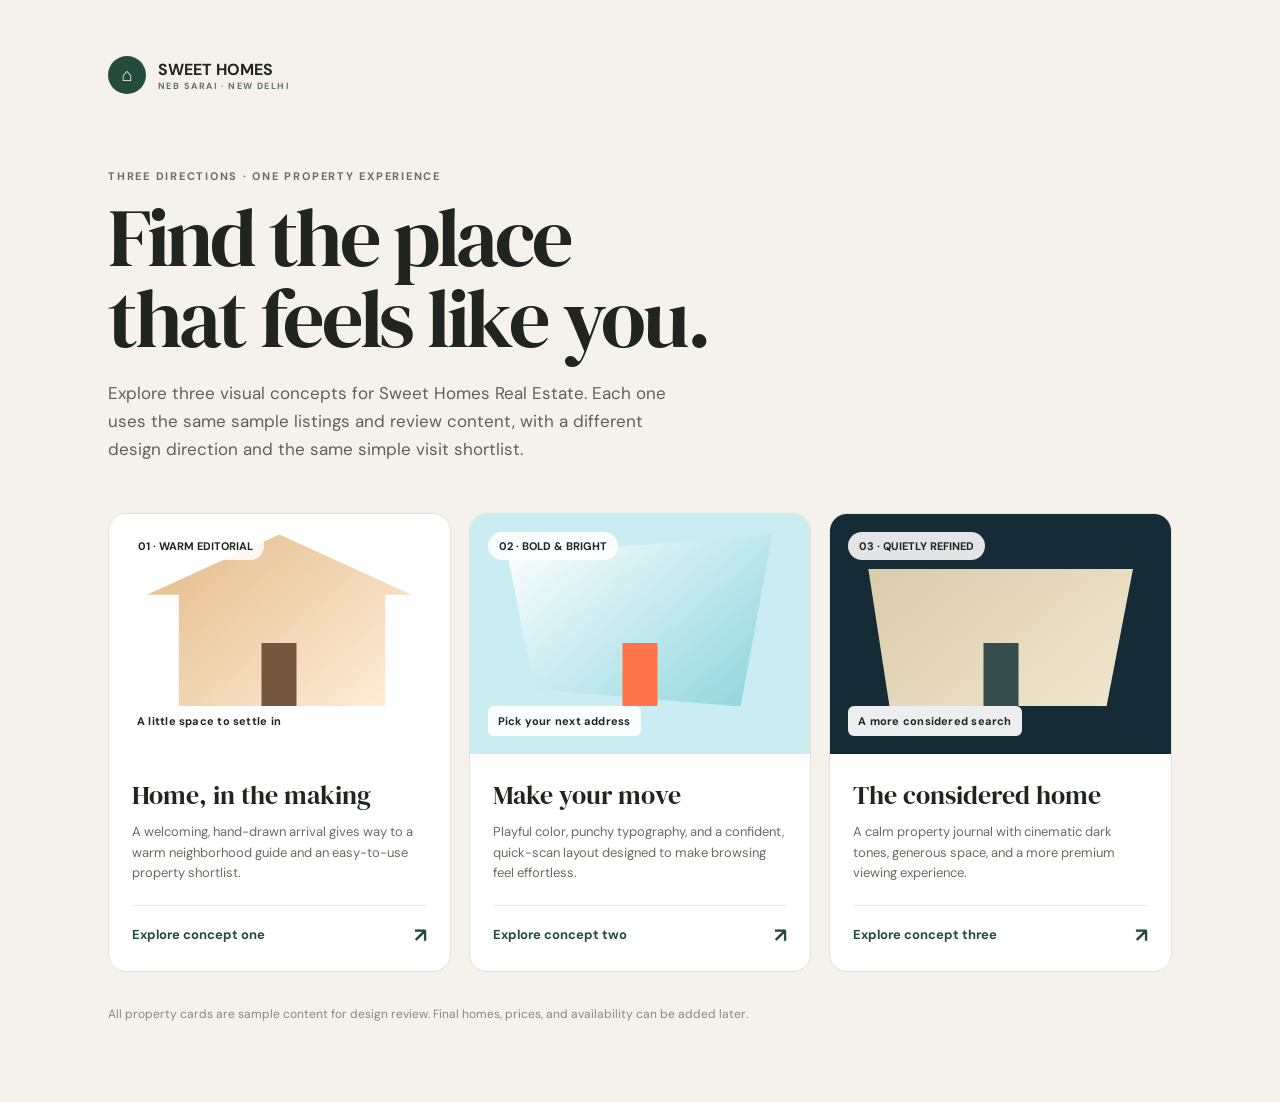
<file: index.html>
<!doctype html>
<html lang="en">
<head>
  <meta charset="utf-8"><meta name="viewport" content="width=device-width,initial-scale=1">
  <title>Sweet Homes — Design concepts</title>
  <link rel="preconnect" href="https://fonts.googleapis.com"><link rel="preconnect" href="https://fonts.gstatic.com" crossorigin>
  <link href="https://fonts.googleapis.com/css2?family=DM+Sans:wght@400;500;600;700&family=DM+Serif+Display&family=Manrope:wght@400;500;600;700;800&family=Playfair+Display:wght@500;600;700&display=swap" rel="stylesheet">
  <style>
    *{box-sizing:border-box}body{margin:0;background:#f5f2eb;color:#20251f;font-family:'DM Sans',sans-serif}.wrap{max-width:1120px;margin:auto;padding:56px 28px 80px}.eyebrow{text-transform:uppercase;letter-spacing:.16em;font-size:11px;font-weight:700;color:#687062}.top{display:flex;align-items:center;gap:12px}.mark{width:38px;height:38px;border-radius:50%;background:#244c3d;color:#fff;display:grid;place-items:center;font-size:18px}.hero{margin:75px 0 50px;max-width:720px}.hero h1{font:clamp(46px,8vw,82px)/.99 'DM Serif Display',serif;letter-spacing:-.04em;margin:14px 0 20px}.hero p{font-size:17px;line-height:1.65;color:#5d6259;max-width:560px}.grid{display:grid;grid-template-columns:repeat(3,1fr);gap:18px}.card{background:white;border:1px solid #e4e1d8;border-radius:18px;overflow:hidden;transition:.2s}.card:hover{transform:translateY(-4px);box-shadow:0 18px 44px #253b271a}.preview{height:240px;padding:18px;display:flex;align-items:end;position:relative;overflow:hidden}.preview:before{content:'';position:absolute;inset:20px 38px 48px;background:linear-gradient(140deg,#e4b98a,#fff0d9);clip-path:polygon(50% 0,100% 35%,90% 35%,90% 100%,12% 100%,12% 35%,0 35%)}.preview:after{content:'';position:absolute;width:35px;height:63px;left:50%;bottom:48px;background:#76563c;transform:translateX(-50%)}.p2{background:#c9edf1}.p2:before{background:linear-gradient(140deg,#fff,#8bd5dc);clip-path:polygon(0 12%,100% 0,88% 100%,10% 90%)}.p2:after{background:#ff744a;bottom:48px}.p3{background:#152b35}.p3:before{background:linear-gradient(140deg,#d8c8a7,#f1e7ce);clip-path:polygon(0 20%,100% 20%,90% 100%,8% 100%)}.p3:after{background:#344c4c;bottom:48px}.num{position:absolute;z-index:1;left:18px;top:18px;background:#ffffffdf;border-radius:20px;padding:7px 11px;font-size:11px;font-weight:700}.label{position:relative;z-index:1;background:#ffffffeb;border-radius:6px;padding:8px 10px;font-size:11px;font-weight:700;letter-spacing:.02em}.info{padding:23px}.info h2{font:26px 'DM Serif Display',serif;margin:0 0 9px}.info p{font-size:13px;line-height:1.55;color:#666d63;min-height:42px;margin:0 0 22px}.link{display:flex;justify-content:space-between;align-items:center;padding-top:16px;border-top:1px solid #eceae3;color:#244c3d;text-decoration:none;font-weight:700;font-size:13px}.arrow{font-size:20px}.foot{font-size:12px;color:#84887f;margin-top:34px}@media(max-width:780px){.grid{grid-template-columns:1fr}.preview{height:220px}.hero{margin-top:48px}}
  </style>
</head>
<body><main class="wrap">
  <div class="top"><div class="mark">⌂</div><div><div style="font-weight:700">SWEET HOMES</div><div class="eyebrow" style="font-size:9px">NEB SARAI · NEW DELHI</div></div></div>
  <section class="hero"><div class="eyebrow">Three directions · one property experience</div><h1>Find the place<br>that feels like you.</h1><p>Explore three visual concepts for Sweet Homes Real Estate. Each one uses the same sample listings and review content, with a different design direction and the same simple visit shortlist.</p></section>
  <div class="grid">
    <article class="card"><div class="preview"><span class="num">01 · WARM EDITORIAL</span><span class="label">A little space to settle in</span></div><div class="info"><h2>Home, in the making</h2><p>A welcoming, hand-drawn arrival gives way to a warm neighborhood guide and an easy-to-use property shortlist.</p><a class="link" href="mockup-1.html"><span>Explore concept one</span><span class="arrow">↗</span></a></div></article>
    <article class="card"><div class="preview p2"><span class="num">02 · BOLD & BRIGHT</span><span class="label">Pick your next address</span></div><div class="info"><h2>Make your move</h2><p>Playful color, punchy typography, and a confident, quick-scan layout designed to make browsing feel effortless.</p><a class="link" href="mockup-2.html"><span>Explore concept two</span><span class="arrow">↗</span></a></div></article>
    <article class="card"><div class="preview p3"><span class="num">03 · QUIETLY REFINED</span><span class="label">A more considered search</span></div><div class="info"><h2>The considered home</h2><p>A calm property journal with cinematic dark tones, generous space, and a more premium viewing experience.</p><a class="link" href="mockup-3.html"><span>Explore concept three</span><span class="arrow">↗</span></a></div></article>
  </div><div class="foot">All property cards are sample content for design review. Final homes, prices, and availability can be added later.</div>
</main></body></html>
</file>
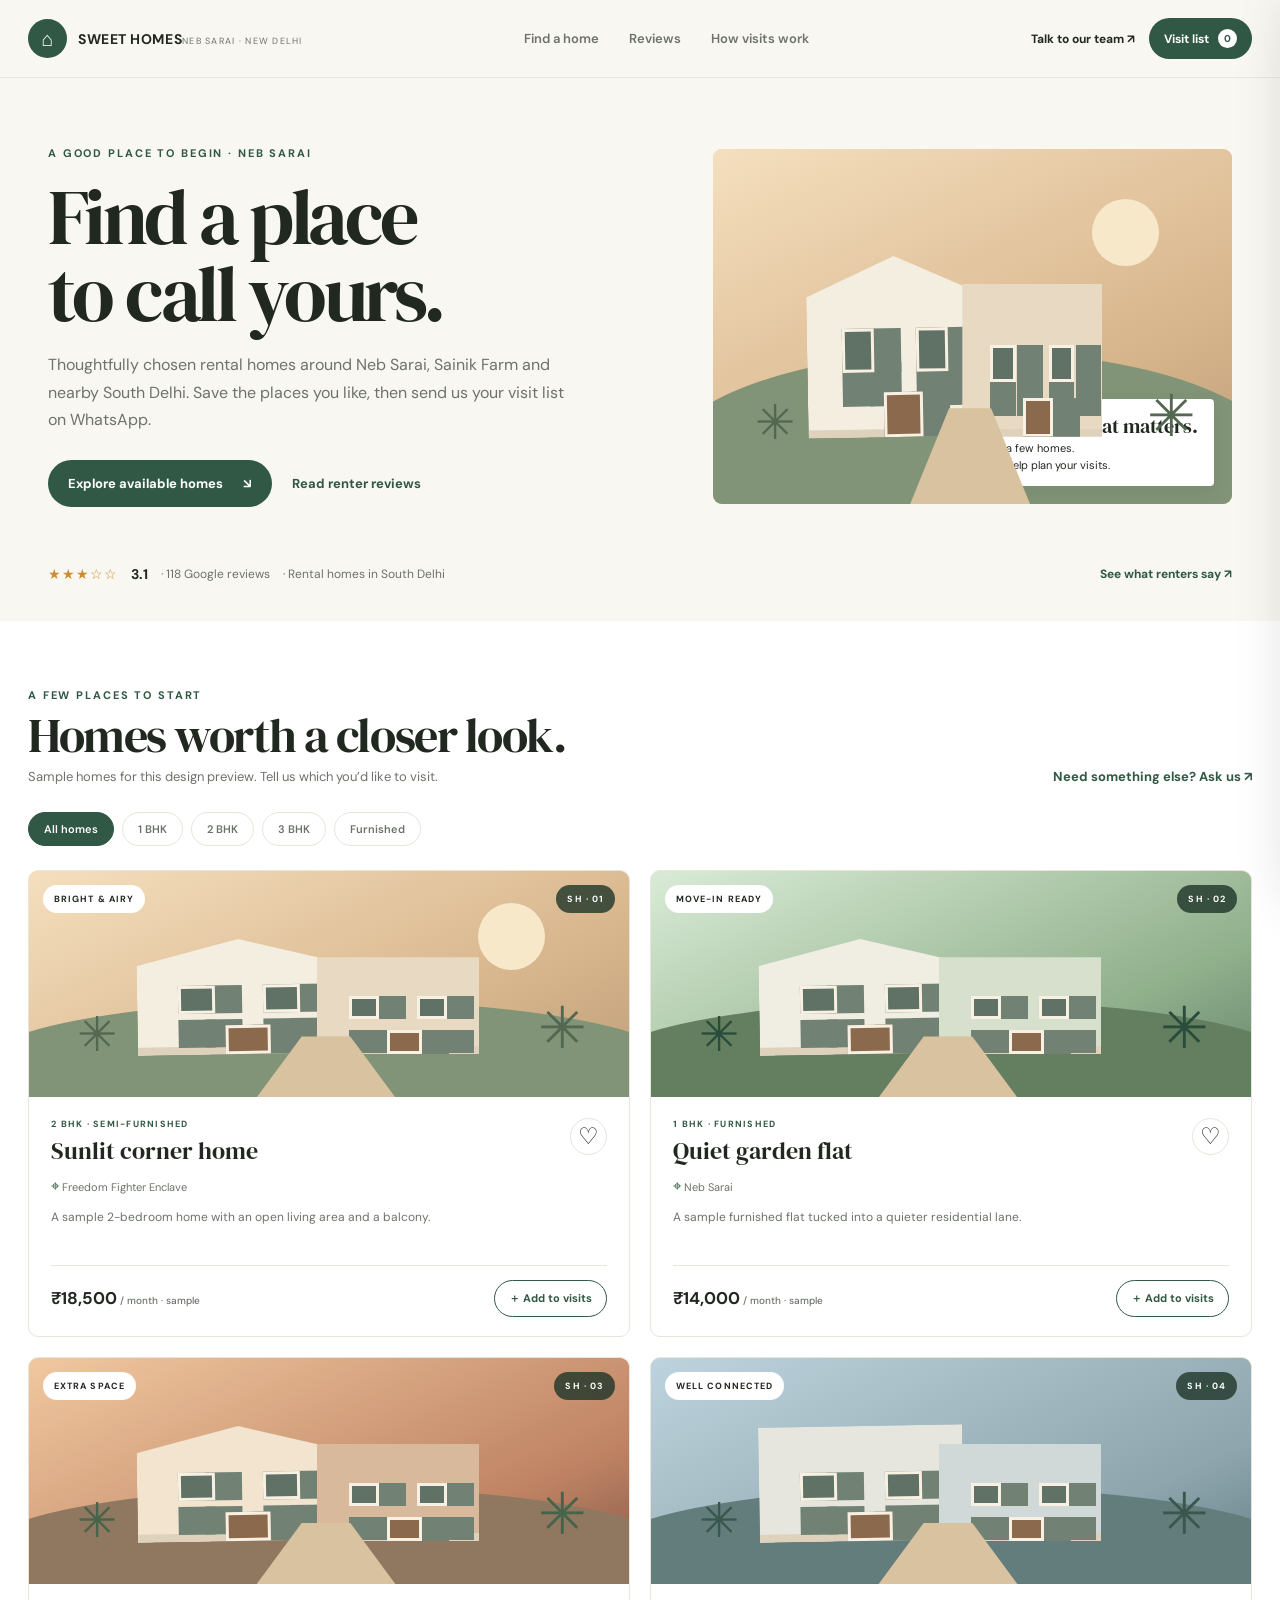
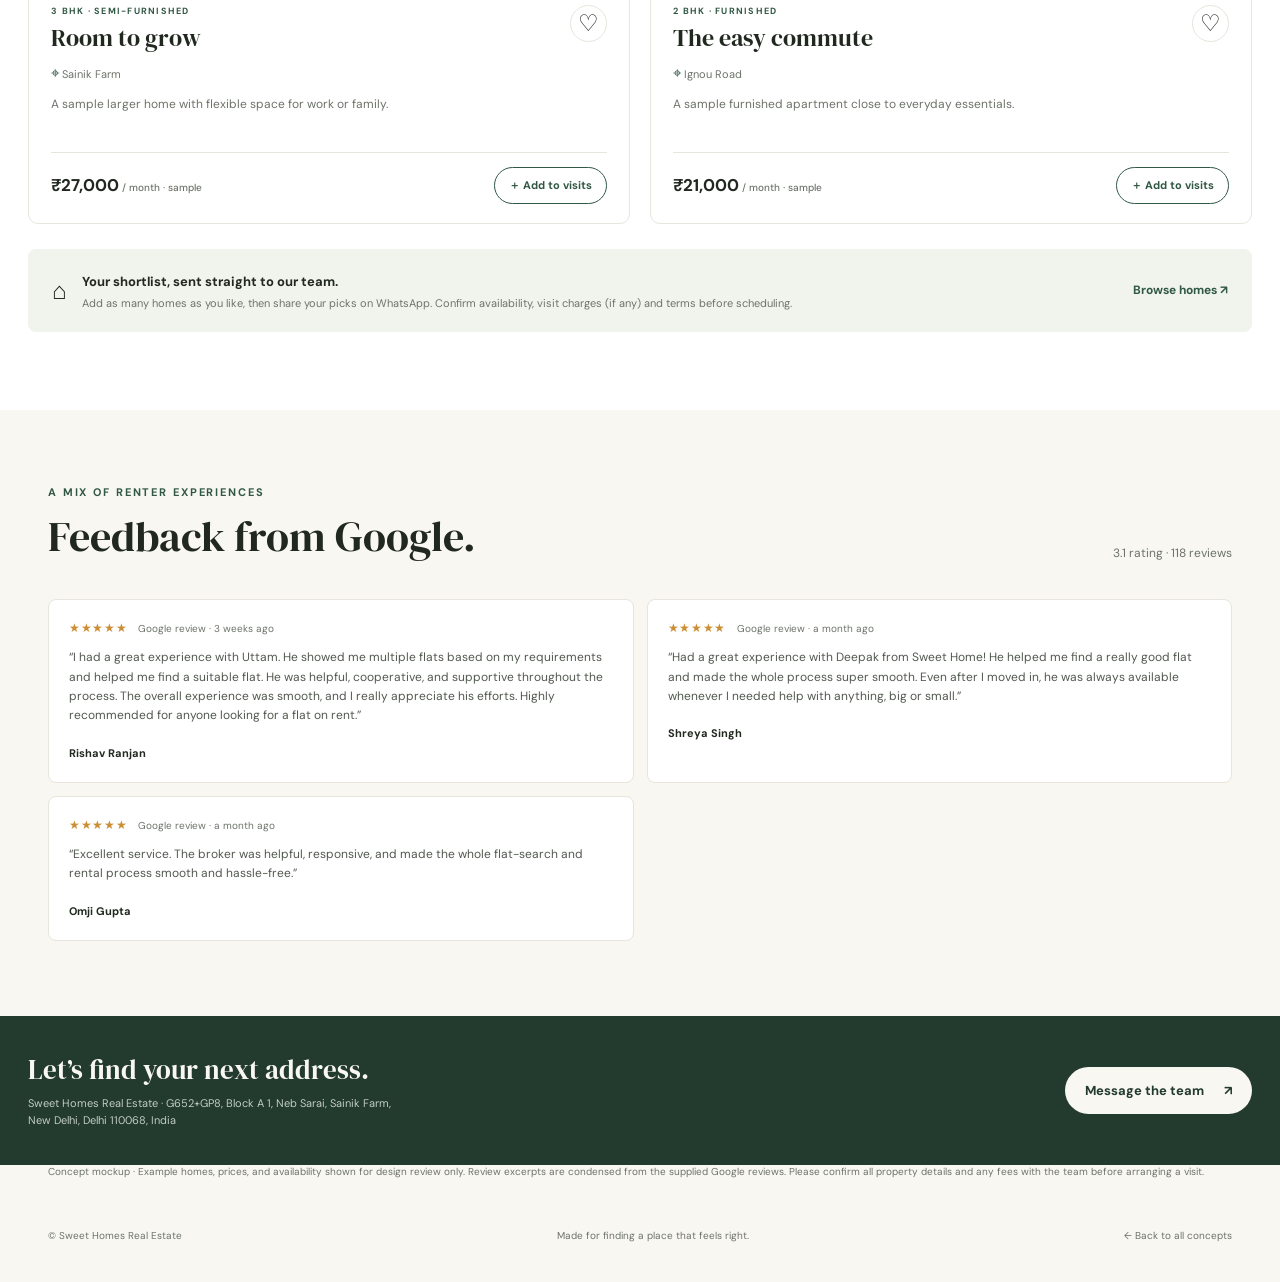
<file: mockup-1.html>
<!doctype html><html lang="en"><head><meta charset="utf-8"><meta name="viewport" content="width=device-width,initial-scale=1"><meta name="theme-color" content="#f8f7f2"><title>Sweet Homes — Home, in the making</title><link rel="stylesheet" href="styles.css"></head><body class="variant-1">
<div class="intro-screen"><div class="intro-content"><div class="brand-mark">⌂</div><svg class="sketch" viewBox="0 0 220 155" aria-hidden="true"><path pathLength="1" d="M30 73 109 21l82 52"/><path pathLength="1" d="M44 66v69h130V66"/><path pathLength="1" d="M29 74 44 66m130 0 17 8"/><path pathLength="1" d="M76 135V86h39v49"/><path pathLength="1" d="M57 82h17v22H57z"/><path pathLength="1" d="M139 82h17v22h-17z"/><path pathLength="1" d="M29 142h166"/><path pathLength="1" d="M62 74h20m61 0h20"/><path pathLength="1" d="M175 52c5-7 11-10 18-8-2 8-8 12-18 8z"/><path pathLength="1" d="M43 60c4-7 10-10 16-9-2 8-8 12-16 9z"/></svg><p>Making room for your next chapter</p></div></div>
<header class="site-header"><a class="brand" href="index.html"><span class="brand-mark">⌂</span><span><span class="brand-name">SWEET HOMES</span><span class="brand-loc">NEB SARAI · NEW DELHI</span></span></a><nav class="nav-links"><a href="#homes">Find a home</a><a href="#reviews">Reviews</a><a href="#visit">How visits work</a></nav><div class="header-actions"><a class="header-call" href="#contact">Talk to our team ↗</a><button class="cart-button" data-cart-open>Visit list <span class="count-dot" data-cart-count>0</span></button><button class="mobile-menu" data-menu aria-label="Open menu">☰</button></div></header>
<main><section class="hero"><div class="hero-copy"><div class="kicker">A good place to begin · Neb Sarai</div><h1>Find a place<br>to call yours.</h1><p>Thoughtfully chosen rental homes around Neb Sarai, Sainik Farm and nearby South Delhi. Save the places you like, then send us your visit list on WhatsApp.</p><div class="hero-actions"><a class="primary-cta" href="#homes">Explore available homes <span>↘</span></a><a class="text-link" href="#reviews">Read renter reviews</a></div></div><div class="hero-visual"><div class="home-art art-sun" aria-hidden="true"><span class="sun"></span><span class="horizon"></span><span class="building b1"><i></i><i></i><i></i></span><span class="building b2"><i></i><i></i><i></i></span><span class="plant p1">✳</span><span class="plant p2">✳</span><span class="path"></span></div><div class="hero-sticker"><b>Start with what matters.</b>Pick a few homes.<br>We’ll help plan your visits.</div></div></section>
<div class="trust-line"><span class="stars">★★★☆☆</span><b>3.1</b><span>· 118 Google reviews</span><span>· Rental homes in South Delhi</span><a href="#reviews">See what renters say ↗</a></div>
<section class="properties-section" id="homes"><div class="section-inner"><div class="section-heading"><div><div class="kicker">A few places to start</div><h2>Homes worth a closer look.</h2><p>Sample homes for this design preview. Tell us which you’d like to visit.</p></div><a class="text-link" href="#contact">Need something else? Ask us ↗</a></div><div class="filter-row"><button class="filter-chip active" data-filter="all">All homes</button><button class="filter-chip" data-filter="1 bhk">1 BHK</button><button class="filter-chip" data-filter="2 bhk">2 BHK</button><button class="filter-chip" data-filter="3 bhk">3 BHK</button><button class="filter-chip" data-filter="furnished">Furnished</button></div><div class="property-grid" data-properties></div><div class="visit-callout" id="visit"><span class="callout-icon">⌂</span><div><b>Your shortlist, sent straight to our team.</b><p>Add as many homes as you like, then share your picks on WhatsApp. Confirm availability, visit charges (if any) and terms before scheduling.</p></div><a href="#homes">Browse homes ↗</a></div></div></section>
<section class="reviews-section" id="reviews"><div class="reviews-head"><div><div class="kicker">A mix of renter experiences</div><h2>Feedback from Google.</h2></div><p>3.1 rating · 118 reviews</p></div><div class="reviews-grid" data-reviews></div></section>
<section class="address-band" id="contact"><div class="address-inner"><div><h3>Let’s find your next address.</h3><p>Sweet Homes Real Estate · G652+GP8, Block A 1, Neb Sarai, Sainik Farm,<br>New Delhi, Delhi 110068, India</p></div><a class="primary-cta" href="https://wa.me/?text=Hello%20Sweet%20Homes%2C%20I%27m%20looking%20for%20a%20rental%20home%20in%20South%20Delhi.">Message the team <span>↗</span></a></div></section></main>
<p class="sample-note">Concept mockup · Example homes, prices, and availability shown for design review only. Review excerpts are condensed from the supplied Google reviews. Please confirm all property details and any fees with the team before arranging a visit.</p><footer class="footer"><span>© Sweet Homes Real Estate</span><span>Made for finding a place that feels right.</span><a href="index.html">← Back to all concepts</a></footer>
<div class="cart-backdrop"></div><aside class="cart-panel"><div class="cart-top"><div><h2>Your visit list</h2><p>Choose the homes you’d like us to show you.</p></div><button class="close-cart" data-cart-close aria-label="Close visit list">×</button></div><div class="cart-list" data-cart-items></div><div class="cart-foot"><a class="whatsapp-button" data-whatsapp target="_blank" rel="noopener">◉ Send list on WhatsApp ↗</a><p class="cart-disclaimer">This opens WhatsApp with your selected homes and a note to confirm availability and visit terms. You choose the recipient before sending.</p></div></aside><div class="toast" data-toast></div><script src="homes.js"></script></body></html>
</file>
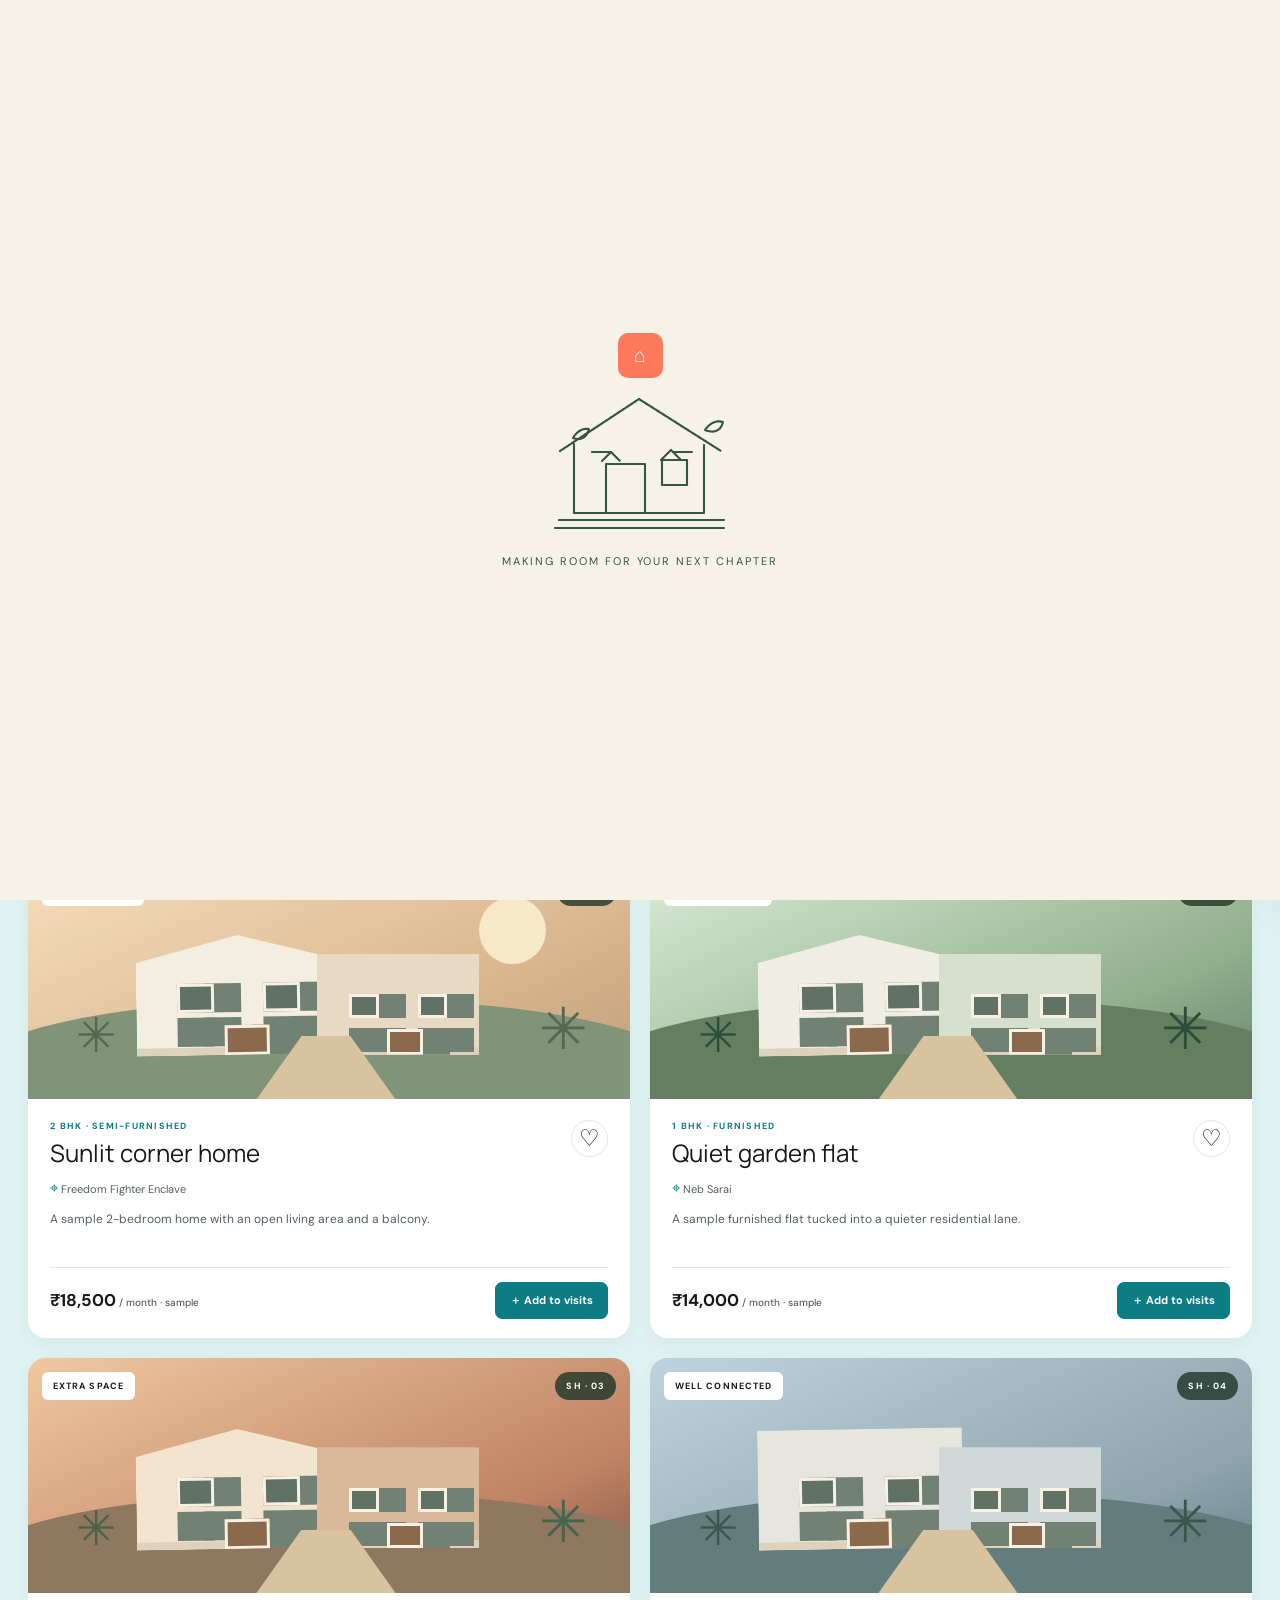
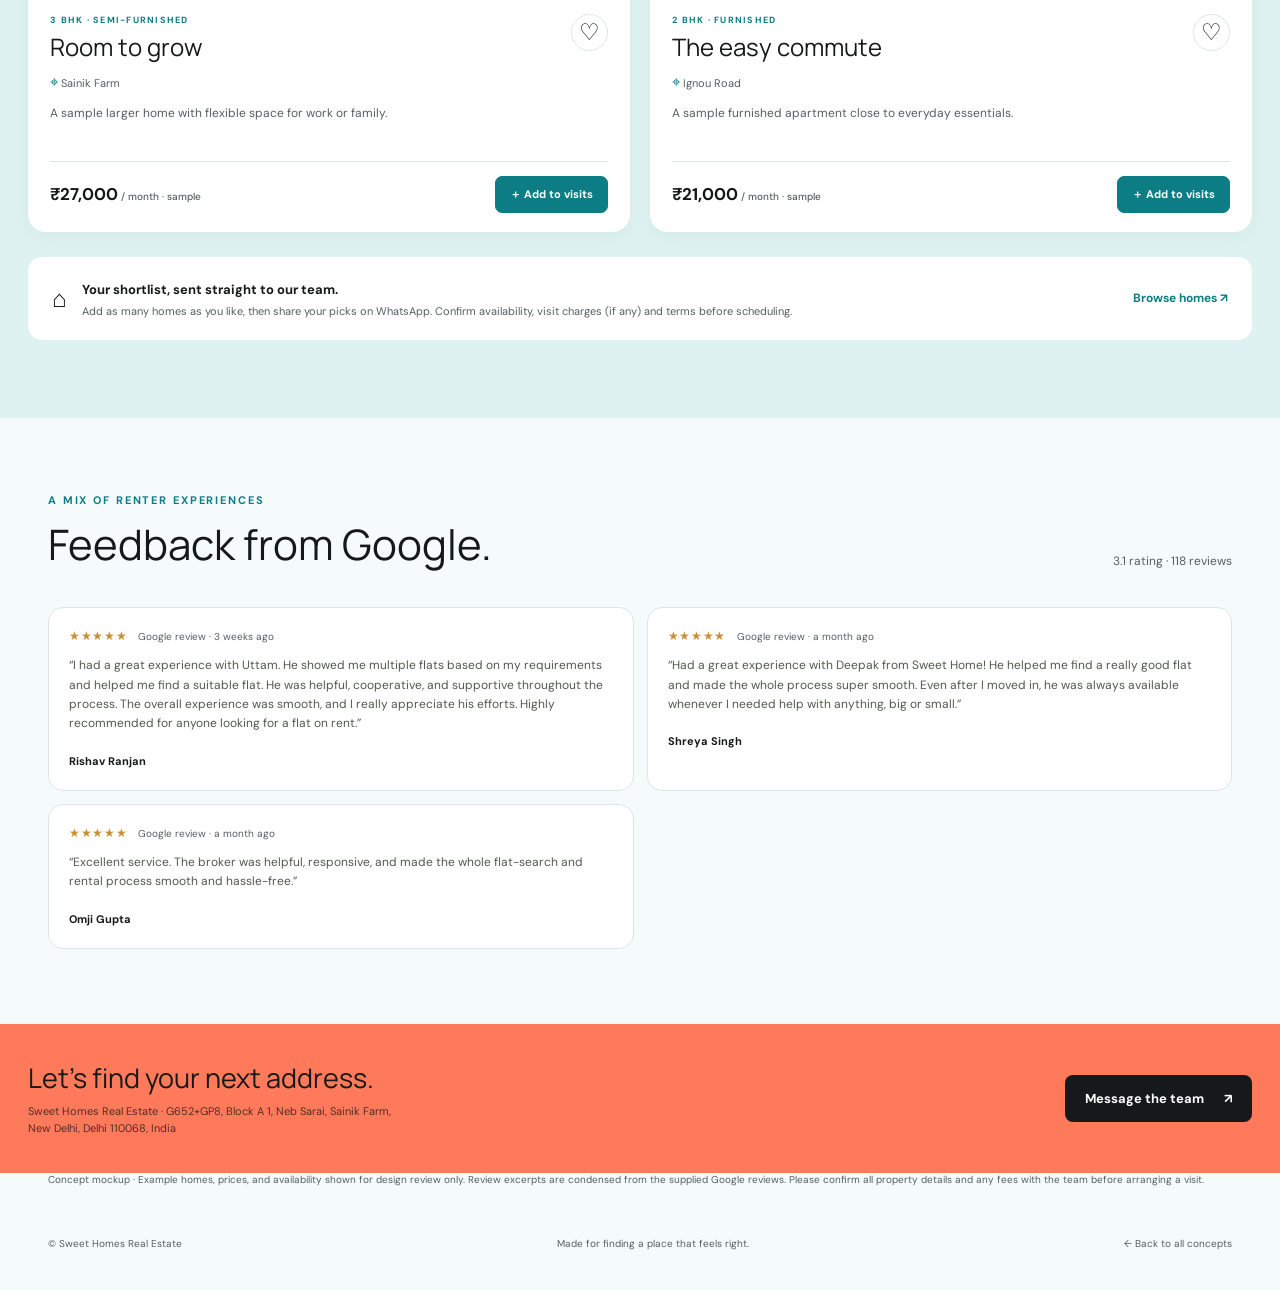
<file: mockup-2.html>
<!doctype html><html lang="en"><head><meta charset="utf-8"><meta name="viewport" content="width=device-width,initial-scale=1"><meta name="theme-color" content="#f8f7f2"><title>Sweet Homes — Make your move</title><link rel="stylesheet" href="styles.css"></head><body class="variant-2">
<div class="intro-screen"><div class="intro-content"><div class="brand-mark">⌂</div><svg class="sketch" viewBox="0 0 220 155" aria-hidden="true"><path d="M30 73 109 21l82 52M44 66v69h130V66M76 135V86h39v49M132 82h25v25h-25zM29 142h166M62 74h20m61 0h20M25 150h170"/><path d="M175 52c5-7 11-10 18-8-2 8-8 12-18 8zm-132 8c4-7 10-10 16-9-2 8-8 12-16 9z"/><path d="m72 83 9-9 9 9m41-1 10-10 10 10"/></svg><p>Making room for your next chapter</p></div></div>
<header class="site-header"><a class="brand" href="index.html"><span class="brand-mark">⌂</span><span><span class="brand-name">SWEET HOMES</span><span class="brand-loc">NEB SARAI · NEW DELHI</span></span></a><nav class="nav-links"><a href="#homes">Find a home</a><a href="#reviews">Reviews</a><a href="#visit">How visits work</a></nav><div class="header-actions"><a class="header-call" href="#contact">Talk to our team ↗</a><button class="cart-button" data-cart-open>Visit list <span class="count-dot" data-cart-count>0</span></button><button class="mobile-menu" data-menu aria-label="Open menu">☰</button></div></header>
<main><section class="hero"><div class="hero-copy"><div class="kicker">Make your move · South Delhi</div><h1>A better move<br>starts here.</h1><p>Your next address is closer than you think. Browse sample rental homes, pick the ones that fit, and send your visit list to our team on WhatsApp.</p><div class="hero-actions"><a class="primary-cta" href="#homes">Explore available homes <span>↘</span></a><a class="text-link" href="#reviews">Read renter reviews</a></div></div><div class="hero-visual"><div class="home-art art-sun" aria-hidden="true"><span class="sun"></span><span class="horizon"></span><span class="building b1"><i></i><i></i><i></i></span><span class="building b2"><i></i><i></i><i></i></span><span class="plant p1">✳</span><span class="plant p2">✳</span><span class="path"></span></div><div class="hero-sticker"><b>Your next chapter starts here.</b>Choose your favorites.<br>Let’s make a plan.</div></div></section>
<div class="trust-line"><span class="stars">★★★☆☆</span><b>3.1</b><span>· 118 Google reviews</span><span>· Rental homes in South Delhi</span><a href="#reviews">See what renters say ↗</a></div>
<section class="properties-section" id="homes"><div class="section-inner"><div class="section-heading"><div><div class="kicker">A few places to start</div><h2>Homes worth a closer look.</h2><p>Sample homes for this design preview. Tell us which you’d like to visit.</p></div><a class="text-link" href="#contact">Need something else? Ask us ↗</a></div><div class="filter-row"><button class="filter-chip active" data-filter="all">All homes</button><button class="filter-chip" data-filter="1 bhk">1 BHK</button><button class="filter-chip" data-filter="2 bhk">2 BHK</button><button class="filter-chip" data-filter="3 bhk">3 BHK</button><button class="filter-chip" data-filter="furnished">Furnished</button></div><div class="property-grid" data-properties></div><div class="visit-callout" id="visit"><span class="callout-icon">⌂</span><div><b>Your shortlist, sent straight to our team.</b><p>Add as many homes as you like, then share your picks on WhatsApp. Confirm availability, visit charges (if any) and terms before scheduling.</p></div><a href="#homes">Browse homes ↗</a></div></div></section>
<section class="reviews-section" id="reviews"><div class="reviews-head"><div><div class="kicker">A mix of renter experiences</div><h2>Feedback from Google.</h2></div><p>3.1 rating · 118 reviews</p></div><div class="reviews-grid" data-reviews></div></section>
<section class="address-band" id="contact"><div class="address-inner"><div><h3>Let’s find your next address.</h3><p>Sweet Homes Real Estate · G652+GP8, Block A 1, Neb Sarai, Sainik Farm,<br>New Delhi, Delhi 110068, India</p></div><a class="primary-cta" href="https://wa.me/?text=Hello%20Sweet%20Homes%2C%20I%27m%20looking%20for%20a%20rental%20home%20in%20South%20Delhi.">Message the team <span>↗</span></a></div></section></main>
<p class="sample-note">Concept mockup · Example homes, prices, and availability shown for design review only. Review excerpts are condensed from the supplied Google reviews. Please confirm all property details and any fees with the team before arranging a visit.</p><footer class="footer"><span>© Sweet Homes Real Estate</span><span>Made for finding a place that feels right.</span><a href="index.html">← Back to all concepts</a></footer>
<div class="cart-backdrop"></div><aside class="cart-panel"><div class="cart-top"><div><h2>Your visit list</h2><p>Choose the homes you’d like us to show you.</p></div><button class="close-cart" data-cart-close aria-label="Close visit list">×</button></div><div class="cart-list" data-cart-items></div><div class="cart-foot"><a class="whatsapp-button" data-whatsapp target="_blank" rel="noopener">◉ Send list on WhatsApp ↗</a><p class="cart-disclaimer">This opens WhatsApp with your selected homes and a note to confirm availability and visit terms. You choose the recipient before sending.</p></div></aside><div class="toast" data-toast></div><script src="homes.js"></script></body></html>
</file>
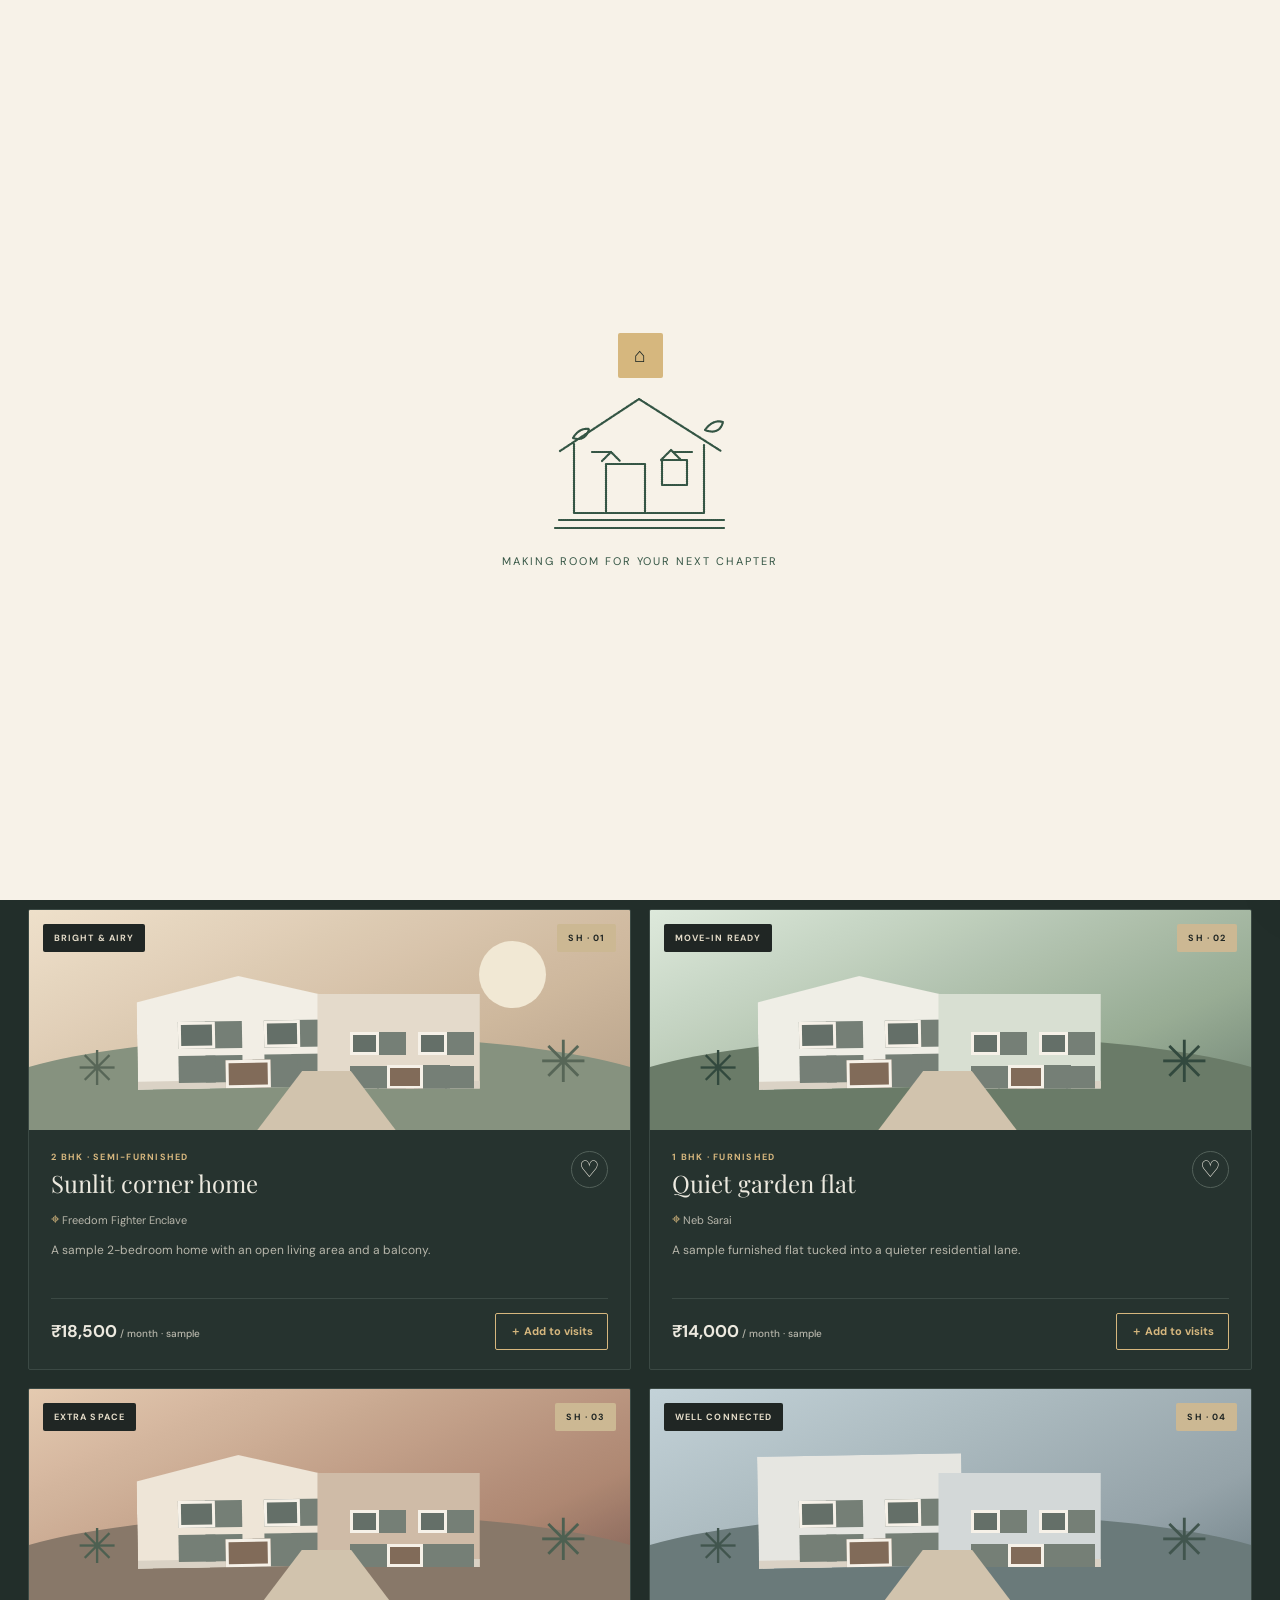
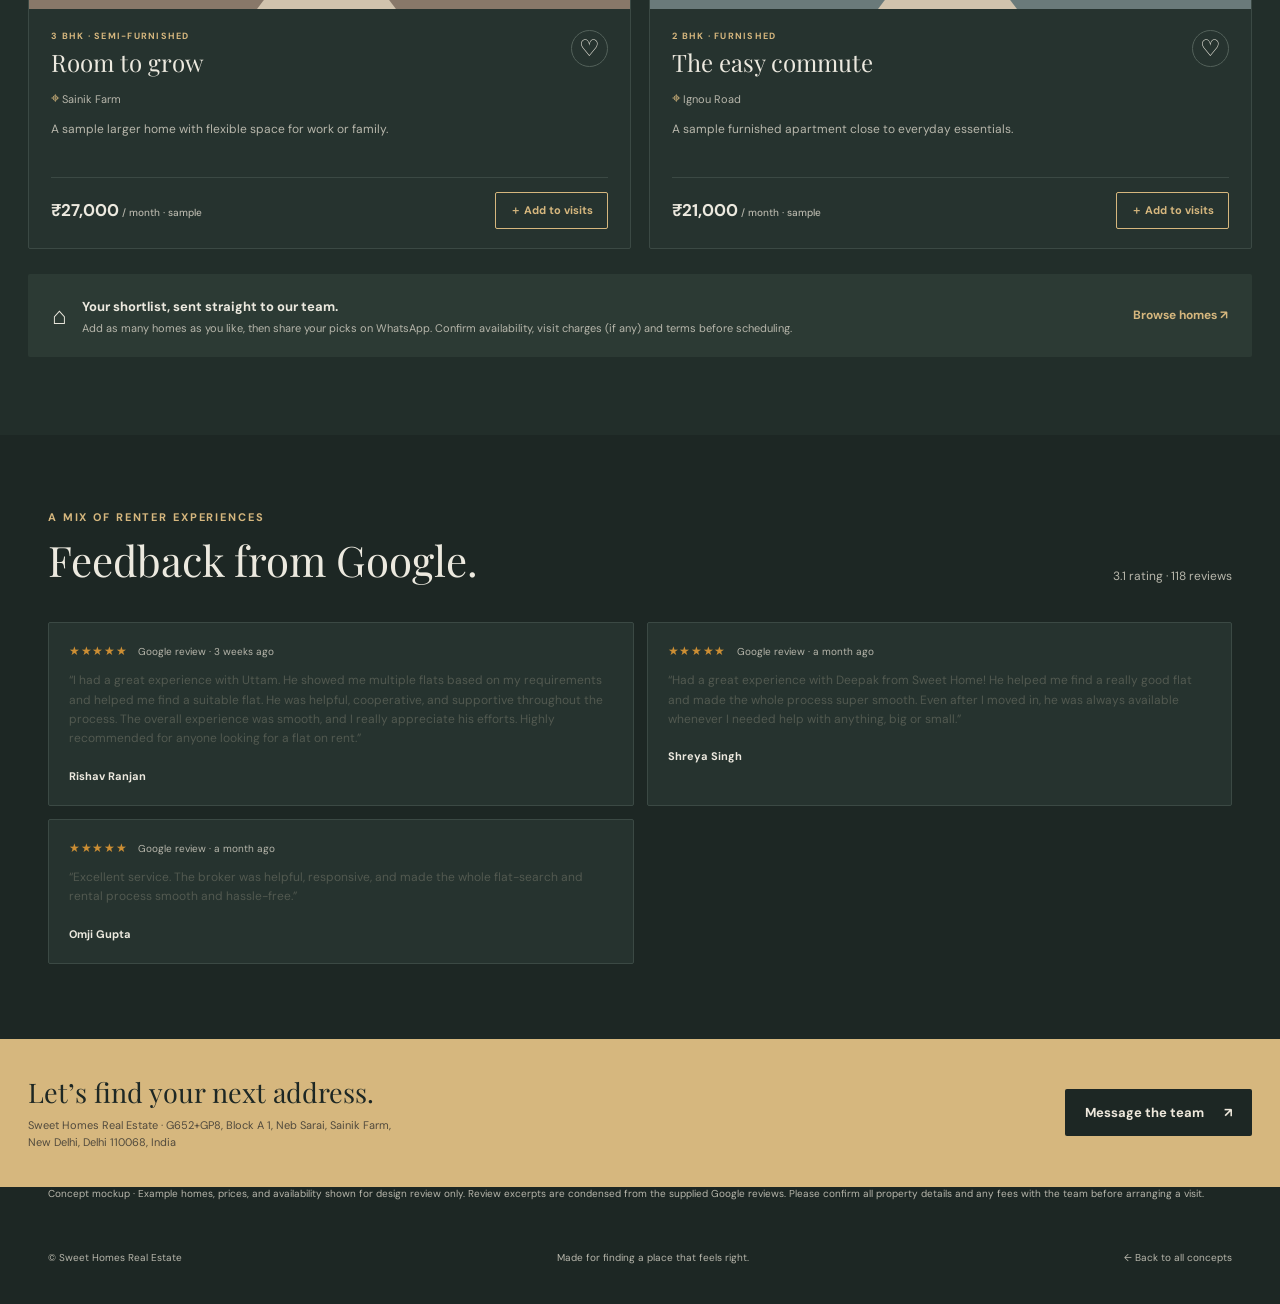
<file: mockup-3.html>
<!doctype html><html lang="en"><head><meta charset="utf-8"><meta name="viewport" content="width=device-width,initial-scale=1"><meta name="theme-color" content="#f8f7f2"><title>Sweet Homes — The considered home</title><link rel="stylesheet" href="styles.css"></head><body class="variant-3">
<div class="intro-screen"><div class="intro-content"><div class="brand-mark">⌂</div><svg class="sketch" viewBox="0 0 220 155" aria-hidden="true"><path d="M30 73 109 21l82 52M44 66v69h130V66M76 135V86h39v49M132 82h25v25h-25zM29 142h166M62 74h20m61 0h20M25 150h170"/><path d="M175 52c5-7 11-10 18-8-2 8-8 12-18 8zm-132 8c4-7 10-10 16-9-2 8-8 12-16 9z"/><path d="m72 83 9-9 9 9m41-1 10-10 10 10"/></svg><p>Making room for your next chapter</p></div></div>
<header class="site-header"><a class="brand" href="index.html"><span class="brand-mark">⌂</span><span><span class="brand-name">SWEET HOMES</span><span class="brand-loc">NEB SARAI · NEW DELHI</span></span></a><nav class="nav-links"><a href="#homes">Find a home</a><a href="#reviews">Reviews</a><a href="#visit">How visits work</a></nav><div class="header-actions"><a class="header-call" href="#contact">Talk to our team ↗</a><button class="cart-button" data-cart-open>Visit list <span class="count-dot" data-cart-count>0</span></button><button class="mobile-menu" data-menu aria-label="Open menu">☰</button></div></header>
<main><section class="hero"><div class="hero-copy"><div class="kicker">A considered search · South Delhi</div><h1>A home that<br>feels like yours.</h1><p>Explore considered rental options across Neb Sarai, Sainik Farm and South Delhi. Save your preferred homes and share your shortlist with our team.</p><div class="hero-actions"><a class="primary-cta" href="#homes">Explore available homes <span>↘</span></a><a class="text-link" href="#reviews">Read renter reviews</a></div></div><div class="hero-visual"><div class="home-art art-sun" aria-hidden="true"><span class="sun"></span><span class="horizon"></span><span class="building b1"><i></i><i></i><i></i></span><span class="building b2"><i></i><i></i><i></i></span><span class="plant p1">✳</span><span class="plant p2">✳</span><span class="path"></span></div><div class="hero-sticker"><b>Find your own quiet corner.</b>A considered shortlist.<br>A more personal search.</div></div></section>
<div class="trust-line"><span class="stars">★★★☆☆</span><b>3.1</b><span>· 118 Google reviews</span><span>· Rental homes in South Delhi</span><a href="#reviews">See what renters say ↗</a></div>
<section class="properties-section" id="homes"><div class="section-inner"><div class="section-heading"><div><div class="kicker">A few places to start</div><h2>Homes worth a closer look.</h2><p>Sample homes for this design preview. Tell us which you’d like to visit.</p></div><a class="text-link" href="#contact">Need something else? Ask us ↗</a></div><div class="filter-row"><button class="filter-chip active" data-filter="all">All homes</button><button class="filter-chip" data-filter="1 bhk">1 BHK</button><button class="filter-chip" data-filter="2 bhk">2 BHK</button><button class="filter-chip" data-filter="3 bhk">3 BHK</button><button class="filter-chip" data-filter="furnished">Furnished</button></div><div class="property-grid" data-properties></div><div class="visit-callout" id="visit"><span class="callout-icon">⌂</span><div><b>Your shortlist, sent straight to our team.</b><p>Add as many homes as you like, then share your picks on WhatsApp. Confirm availability, visit charges (if any) and terms before scheduling.</p></div><a href="#homes">Browse homes ↗</a></div></div></section>
<section class="reviews-section" id="reviews"><div class="reviews-head"><div><div class="kicker">A mix of renter experiences</div><h2>Feedback from Google.</h2></div><p>3.1 rating · 118 reviews</p></div><div class="reviews-grid" data-reviews></div></section>
<section class="address-band" id="contact"><div class="address-inner"><div><h3>Let’s find your next address.</h3><p>Sweet Homes Real Estate · G652+GP8, Block A 1, Neb Sarai, Sainik Farm,<br>New Delhi, Delhi 110068, India</p></div><a class="primary-cta" href="https://wa.me/?text=Hello%20Sweet%20Homes%2C%20I%27m%20looking%20for%20a%20rental%20home%20in%20South%20Delhi.">Message the team <span>↗</span></a></div></section></main>
<p class="sample-note">Concept mockup · Example homes, prices, and availability shown for design review only. Review excerpts are condensed from the supplied Google reviews. Please confirm all property details and any fees with the team before arranging a visit.</p><footer class="footer"><span>© Sweet Homes Real Estate</span><span>Made for finding a place that feels right.</span><a href="index.html">← Back to all concepts</a></footer>
<div class="cart-backdrop"></div><aside class="cart-panel"><div class="cart-top"><div><h2>Your visit list</h2><p>Choose the homes you’d like us to show you.</p></div><button class="close-cart" data-cart-close aria-label="Close visit list">×</button></div><div class="cart-list" data-cart-items></div><div class="cart-foot"><a class="whatsapp-button" data-whatsapp target="_blank" rel="noopener">◉ Send list on WhatsApp ↗</a><p class="cart-disclaimer">This opens WhatsApp with your selected homes and a note to confirm availability and visit terms. You choose the recipient before sending.</p></div></aside><div class="toast" data-toast></div><script src="homes.js"></script></body></html>
</file>
<file: styles.css>
@import url('https://fonts.googleapis.com/css2?family=DM+Sans:wght@400;500;600;700&family=DM+Serif+Display&family=Manrope:wght@400;500;600;700;800&family=Playfair+Display:wght@500;600;700&display=swap');
:root{--ink:#212820;--muted:#6d736a;--paper:#f8f7f2;--surface:#fff;--line:#e7e5dc;--accent:#315844;--accent-2:#e2ac6d;--serif:'DM Serif Display',Georgia,serif;--sans:'DM Sans',sans-serif}*{box-sizing:border-box}html{scroll-behavior:smooth}body{margin:0;background:var(--paper);color:var(--ink);font-family:var(--sans)}a{color:inherit;text-decoration:none}button{font:inherit;color:inherit;cursor:pointer}.site-header{height:78px;padding:0 max(28px,calc((100vw - 1240px)/2));display:flex;align-items:center;gap:40px;background:var(--paper);position:sticky;top:0;z-index:5;border-bottom:1px solid color-mix(in srgb,var(--line),transparent 20%)}.brand{display:flex;align-items:center;gap:11px;min-width:185px}.brand-mark{width:39px;height:39px;display:grid;place-items:center;border-radius:50%;background:var(--accent);color:#fff;font-size:20px}.brand-name{font-weight:700;font-size:14px;letter-spacing:.04em}.brand-loc{font-size:9px;letter-spacing:.14em;color:var(--muted);margin-top:3px}.nav-links{display:flex;gap:30px;margin:auto;font-size:13px;font-weight:600;color:var(--muted)}.nav-links a:hover{color:var(--accent)}.header-actions{display:flex;align-items:center;gap:14px}.header-call{font-weight:700;font-size:12px}.cart-button{border:0;background:var(--accent);color:white;border-radius:24px;padding:11px 15px;font-size:12px;font-weight:700;display:flex;gap:9px;align-items:center}.count-dot{height:19px;min-width:19px;padding:0 5px;background:white;color:var(--accent);border-radius:20px;display:grid;place-items:center;font-size:10px}.mobile-menu{display:none;border:0;background:none;font-size:22px}.hero{max-width:1240px;margin:auto;padding:68px 28px 58px;display:grid;grid-template-columns:1fr .84fr;gap:48px;align-items:center}.hero-copy{max-width:620px}.kicker{font-size:11px;letter-spacing:.17em;font-weight:700;text-transform:uppercase;color:var(--accent)}.hero h1{font:clamp(48px,6.2vw,78px)/.99 var(--serif);letter-spacing:-.045em;margin:18px 0 19px;max-width:660px}.hero p{font-size:16px;line-height:1.7;color:var(--muted);max-width:535px;margin:0}.hero-actions{display:flex;align-items:center;gap:20px;margin-top:27px}.primary-cta{border:0;border-radius:28px;background:var(--accent);color:#fff;padding:15px 20px;font-size:13px;font-weight:700;display:inline-flex;align-items:center;gap:20px}.text-link{font-size:13px;font-weight:700;color:var(--accent)}.hero-visual{height:355px;border-radius:9px;overflow:hidden;position:relative;background:#e7cfab}.hero-visual .art-sun{height:100%;min-height:0}.hero-sticker{position:absolute;right:18px;bottom:18px;padding:13px 16px;background:#fff;border-radius:4px;font-size:11px;line-height:1.5;box-shadow:0 6px 20px #0001}.hero-sticker b{font:20px var(--serif);display:block}.trust-line{max-width:1240px;padding:0 28px 38px;margin:auto;display:flex;align-items:center;gap:13px;color:var(--muted);font-size:12px}.trust-line b{color:var(--ink);font-size:14px}.trust-line .stars{color:#cc8e34;font-size:14px;letter-spacing:1px}.trust-line a{margin-left:auto;color:var(--accent);font-weight:700}.properties-section{background:var(--surface);padding:67px 28px 78px}.section-inner{max-width:1240px;margin:auto}.section-heading{display:flex;justify-content:space-between;align-items:end;gap:20px;margin-bottom:27px}.section-heading h2{font:clamp(33px,4vw,48px)/1.05 var(--serif);letter-spacing:-.03em;margin:8px 0}.section-heading p{margin:0;color:var(--muted);font-size:13px}.filter-row{display:flex;gap:8px;flex-wrap:wrap;margin:0 0 24px}.filter-chip{border:1px solid var(--line);border-radius:30px;background:transparent;padding:9px 15px;font-size:11px;font-weight:600;color:var(--muted)}.filter-chip.active,.filter-chip:hover{background:var(--accent);border-color:var(--accent);color:white}.property-grid{display:grid;grid-template-columns:repeat(2,1fr);gap:20px}.property-card{border:1px solid var(--line);border-radius:10px;overflow:hidden;background:var(--surface);transition:transform .22s,box-shadow .22s}.property-card:hover{transform:translateY(-3px);box-shadow:0 16px 35px #26362912}.filtered-out{display:none!important}.property-photo{height:226px;position:relative;overflow:hidden;background:#e7cfab}.property-tag,.photo-code{position:absolute;top:14px;z-index:2;border-radius:30px;padding:8px 11px;font-size:9px;font-weight:700;letter-spacing:.12em}.property-tag{left:14px;background:#fff;color:var(--ink)}.photo-code{right:14px;background:#1e3529cc;color:#fff}.property-copy{padding:21px 22px 19px}.property-title-row{display:flex;justify-content:space-between;gap:12px}.property-type{font-size:9px;letter-spacing:.14em;font-weight:700;color:var(--accent)}.property-copy h3{font:24px/1.15 var(--serif);margin:7px 0}.like{font-size:23px;border:1px solid var(--line);background:transparent;border-radius:50%;width:37px;height:37px;line-height:1}.like.liked{color:#d56f5e;border-color:#e9b0a5}.location{color:var(--muted);font-size:11px;margin:4px 0 12px}.location span{font-size:15px;color:var(--accent)}.property-description{font-size:12px;color:var(--muted);line-height:1.55;margin:0 0 19px;min-height:38px}.property-bottom{display:flex;align-items:center;justify-content:space-between;padding-top:14px;border-top:1px solid var(--line);gap:12px}.price{font-weight:700;font-size:17px}.price small{font-size:10px;font-weight:500;color:var(--muted)}.visit-add{border:1px solid var(--accent);color:var(--accent);background:transparent;border-radius:26px;padding:10px 14px;font-size:11px;font-weight:700}.visit-add:hover{background:var(--accent);color:white}.visit-callout{margin-top:25px;padding:21px 24px;border-radius:8px;background:#f1f4ed;display:flex;align-items:center;gap:15px}.callout-icon{font-size:24px}.visit-callout b{font-size:13px}.visit-callout p{margin:4px 0 0;color:var(--muted);font-size:11px;line-height:1.5}.visit-callout a{margin-left:auto;color:var(--accent);font-size:12px;font-weight:700;white-space:nowrap}.reviews-section{max-width:1240px;padding:75px 28px;margin:auto}.reviews-head{display:flex;justify-content:space-between;align-items:end;margin-bottom:26px}.reviews-head h2{font:42px var(--serif);margin:8px 0}.reviews-head p{color:var(--muted);font-size:12px}.reviews-grid{display:grid;grid-template-columns:repeat(2,1fr);gap:13px}.review{border:1px solid var(--line);padding:20px;background:#fff;border-radius:8px}.stars{color:#cc8e34;font-size:12px;letter-spacing:.06em}.stars span{color:var(--muted);font-size:10px;letter-spacing:0;margin-left:7px}.review p{font-size:12px;color:#525950;line-height:1.62;margin:12px 0 15px}.review strong{font-size:11px}.review-note{background:#f4f0e9}.address-band{background:#233a2e;color:#f8f7f2;padding:35px 28px}.address-inner{max-width:1240px;margin:auto;display:flex;justify-content:space-between;align-items:center;gap:24px}.address-inner h3{font:27px var(--serif);margin:0 0 7px}.address-inner p{font-size:11px;line-height:1.6;color:#c3cdc3;margin:0}.address-inner .primary-cta{background:#f8f7f2;color:#233a2e;white-space:nowrap}.footer{max-width:1240px;margin:auto;padding:25px 28px 40px;color:var(--muted);display:flex;justify-content:space-between;font-size:10px;gap:20px}.sample-note{max-width:1240px;margin:0 auto;padding:0 28px 26px;font-size:10px;color:var(--muted)}
.cart-backdrop{position:fixed;inset:0;background:#10161070;z-index:9;opacity:0;visibility:hidden;transition:.2s}.cart-backdrop.visible{opacity:1;visibility:visible}.cart-panel{position:fixed;right:0;top:0;bottom:0;width:min(440px,100%);background:var(--paper);z-index:10;padding:27px;display:flex;flex-direction:column;transform:translateX(105%);transition:.28s ease;box-shadow:-15px 0 50px #0002}.cart-panel.open{transform:translateX(0)}.cart-top{display:flex;justify-content:space-between;align-items:center;padding-bottom:20px;border-bottom:1px solid var(--line)}.cart-top h2{font:30px var(--serif);margin:0}.cart-top p{color:var(--muted);font-size:11px;margin:5px 0 0}.close-cart{border:1px solid var(--line);background:#fff;border-radius:50%;width:35px;height:35px;font-size:20px}.cart-list{overflow:auto;flex:1}.cart-item{display:flex;justify-content:space-between;align-items:center;gap:10px;padding:17px 0;border-bottom:1px solid var(--line);font-size:12px;font-weight:700}.cart-item small{display:block;color:var(--muted);font-weight:500;font-size:10px;margin-top:5px}.stepper{display:flex;align-items:center;gap:9px}.stepper button{background:white;border:1px solid var(--line);border-radius:50%;width:27px;height:27px;font-size:15px}.empty-cart{margin:auto;text-align:center;max-width:270px;color:var(--muted)}.empty-cart span{font-size:40px;color:var(--accent)}.empty-cart strong{display:block;color:var(--ink);font:22px var(--serif);margin:12px 0 7px}.empty-cart p{font-size:11px;line-height:1.6}.cart-foot{padding-top:18px;border-top:1px solid var(--line)}.whatsapp-button{width:100%;display:flex;justify-content:center;align-items:center;gap:9px;border:0;border-radius:7px;background:#168b53;color:white;padding:15px;font-size:13px;font-weight:700}.whatsapp-button.disabled{opacity:.4;pointer-events:none}.cart-disclaimer{font-size:10px;line-height:1.5;color:var(--muted);text-align:center;margin:12px 10px 0}.toast{position:fixed;bottom:23px;left:50%;transform:translate(-50%,20px);opacity:0;pointer-events:none;background:#21372b;color:#fff;padding:12px 18px;border-radius:30px;font-size:12px;z-index:20;transition:.22s}.toast.show{opacity:1;transform:translate(-50%,0)}
/* Original hand drawn architecture for the hero and property imagery. */
.home-art{position:absolute;inset:0;overflow:hidden}.art-sun{background:linear-gradient(155deg,#f5dfbe 0%,#d8b68d 65%,#bd9e79 100%)}.art-sun .sun{position:absolute;top:14%;right:14%;width:67px;height:67px;border-radius:50%;background:#f6e8c9}.horizon{position:absolute;inset:57% -10% -20%;background:#829477;border-radius:50% 50% 0 0}.building{position:absolute;z-index:1;bottom:19%;height:51%;width:34%;background:#f4eee0;box-shadow:inset 0 -8px 0 #ded2bd;clip-path:polygon(0 22%,50% 0,100% 22%,100% 100%,0 100%)}.building.b1{left:18%;transform:rotate(-1deg)}.building.b2{left:48%;width:27%;height:43%;bottom:19%;background:#e8dac2;clip-path:polygon(0 0,100% 0,100% 100%,0 100%)}.building i{position:absolute;display:block;top:40%;left:20%;width:18%;height:24%;background:#607165;border:3px solid #f8f1e3;box-shadow:27px 0 #718173,0 34px #718173,27px 34px #718173}.building i:nth-child(2){left:62%}.building i:nth-child(3){top:75%;left:43%;width:22%;height:25%;background:#8b694d}.plant{position:absolute;z-index:2;bottom:14%;color:#526851;font-size:48px}.p1{left:8%}.p2{right:7%;font-size:58px}.path{position:absolute;z-index:1;bottom:-7%;left:36%;width:27%;height:34%;background:#d8c2a0;clip-path:polygon(35% 0,65% 0,100% 100%,0 100%)}
.intro-screen{position:fixed;inset:0;background:#f7f2e8;z-index:30;display:grid;place-items:center;transition:opacity .65s,visibility .65s}.intro-screen.leave{opacity:0;visibility:hidden}.intro-content{text-align:center;color:#345544}.intro-content .brand-mark{margin:auto;width:45px;height:45px}.intro-content p{font-size:11px;text-transform:uppercase;letter-spacing:.18em;margin:16px 0 0}.sketch{width:220px;height:155px;margin:0 auto;overflow:visible}.sketch path{fill:none;stroke:#345544;stroke-width:2.2;stroke-linecap:round;stroke-linejoin:round;stroke-dasharray:360;stroke-dashoffset:360;animation:draw 1.3s ease forwards}.sketch path:nth-child(2){animation-delay:.25s}.sketch path:nth-child(3){animation-delay:.45s}@keyframes draw{to{stroke-dashoffset:0}}
.variant-2{--ink:#171919;--muted:#575e60;--paper:#f5fbfb;--surface:#fff;--line:#dbe7e7;--accent:#0d7d85;--accent-2:#ff795b;--serif:'Manrope',sans-serif}.variant-2 .site-header{background:#f5fbfb}.variant-2 .brand-mark{border-radius:10px;background:#ff795b}.variant-2 .hero{grid-template-columns:1fr 1fr;gap:35px}.variant-2 .hero h1{font:800 clamp(44px,6vw,72px)/.99 'Manrope',sans-serif;letter-spacing:-.07em}.variant-2 .hero-visual{border-radius:28px;background:#8acdd1;transform:rotate(1deg)}.variant-2 .hero-sticker{border-radius:13px}.variant-2 .primary-cta{border-radius:8px;background:#ff795b}.variant-2 .properties-section{background:#dff2f2}.variant-2 .property-card{border-radius:18px;border:0;box-shadow:0 5px 18px #1738390c}.variant-2 .property-photo{height:235px}.variant-2 .property-tag{border-radius:6px}.variant-2 .visit-add{border-radius:7px;background:#0d7d85;color:white}.variant-2 .visit-callout{border-radius:14px;background:#fff}.variant-2 .review{border-radius:15px}.variant-2 .address-band{background:#ff795b;color:#161919}.variant-2 .address-inner p{color:#512e28}.variant-2 .address-inner .primary-cta{background:#161919;color:#fff}
.variant-3{--ink:#ece9df;--muted:#b7b6ab;--paper:#1d2724;--surface:#26332f;--line:#3b4944;--accent:#d6b77e;--accent-2:#bc9862;--serif:'Playfair Display',Georgia,serif}.variant-3 .site-header{background:#1d2724;border-color:#394740}.variant-3 .brand-mark{border-radius:2px;background:#d6b77e;color:#1d2724}.variant-3 .hero{grid-template-columns:1fr 1fr}.variant-3 .hero h1{font:500 clamp(48px,6vw,76px)/1.03 'Playfair Display',serif;letter-spacing:-.035em}.variant-3 .hero-visual{height:400px;border-radius:2px;background:#7e8876}.variant-3 .hero-visual .art-sun{filter:saturate(.65) brightness(.8)}.variant-3 .hero-sticker{background:#1d2724;color:#ece9df;border:1px solid #667268;border-radius:2px}.variant-3 .brand-loc,.variant-3 .nav-links,.variant-3 .hero p,.variant-3 .trust-line,.variant-3 .section-heading p,.variant-3 .location,.variant-3 .property-description,.variant-3 .footer,.variant-3 .sample-note{color:var(--muted)}.variant-3 .cart-button{background:#d6b77e;color:#1d2724;border-radius:2px}.variant-3 .count-dot{color:#1d2724}.variant-3 .primary-cta{background:#d6b77e;color:#1d2724;border-radius:2px}.variant-3 .properties-section{background:#222e2a}.variant-3 .property-grid{gap:18px}.variant-3 .property-card{border-radius:2px;background:#26332f;border-color:#3b4944}.variant-3 .property-photo{height:220px;filter:saturate(.65)}.variant-3 .property-tag{border-radius:2px;background:#1d2724;color:#e8dbbe}.variant-3 .photo-code{border-radius:2px;background:#d6b77e;color:#1d2724}.variant-3 .property-type,.variant-3 .text-link,.variant-3 .location span{color:#d6b77e}.variant-3 .like{border-color:#53615a}.variant-3 .visit-add{border-radius:2px;border-color:#d6b77e;color:#d6b77e}.variant-3 .visit-add:hover{background:#d6b77e;color:#1d2724}.variant-3 .visit-callout{background:#2c3a34;border-radius:2px}.variant-3 .reviews-section{background:#1d2724}.variant-3 .review{background:#26332f;border-color:#3b4944;border-radius:2px}.variant-3 .review-note{background:#302f28}.variant-3 .address-band{background:#d6b77e;color:#1d2724}.variant-3 .address-inner p{color:#514a3d}.variant-3 .address-inner .primary-cta{background:#1d2724;color:#eee8dc;border-radius:2px}.variant-3 .cart-panel{background:#1d2724}.variant-3 .close-cart,.variant-3 .stepper button{background:#26332f;color:#eee;border-color:#49574f}.variant-3 .whatsapp-button{color:#fff}.variant-3 .empty-cart{color:#b7b6ab}.variant-3 .empty-cart strong{color:#ece9df}
@media(max-width:820px){.site-header{height:68px;padding:0 20px;gap:14px}.brand{min-width:0}.nav-links{display:none;position:absolute;top:67px;left:0;right:0;background:var(--paper);padding:20px;flex-direction:column;gap:18px;border-bottom:1px solid var(--line)}.nav-links.menu-open{display:flex}.header-call{display:none}.mobile-menu{display:block}.hero{grid-template-columns:1fr!important;padding:50px 22px 35px;gap:28px}.hero-visual{height:280px}.trust-line{padding:0 22px 30px;flex-wrap:wrap}.trust-line a{margin-left:0}.properties-section{padding:48px 22px}.section-heading{align-items:start;flex-direction:column}.property-grid{grid-template-columns:1fr}.property-photo{height:235px}.reviews-section{padding:51px 22px}.reviews-head{align-items:start;flex-direction:column;gap:0}.reviews-head h2{font-size:35px}.reviews-grid{grid-template-columns:1fr}.address-inner{align-items:start;flex-direction:column}.address-inner .primary-cta{margin-top:6px}.footer{padding:20px 22px 35px;flex-direction:column}.sample-note{padding:0 22px 22px}.variant-2 .hero-visual{height:280px}.variant-3 .hero-visual{height:320px}}@media(max-width:440px){.brand-name{font-size:12px}.cart-button{padding:9px 11px}.hero h1{font-size:47px}.hero-actions{gap:12px;flex-wrap:wrap}.property-copy{padding:18px}.property-bottom{align-items:start;flex-direction:column}.visit-add{width:100%}}

.visit-add.selected{background:var(--accent);color:#fff}.variant-2 .visit-add.selected{background:#123e43;color:#fff}.variant-3 .visit-add.selected{background:#d6b77e;color:#1d2724}.remove-item{border:0;background:transparent;color:var(--muted);font-size:10px;font-weight:700}.remove-item:hover{color:#bd594b}.variant-2 .remove-item{color:var(--muted)}.variant-3 .remove-item{color:#b7b6ab}.variant-2 .hero-visual .art-sun{background:linear-gradient(150deg,#93d7da,#2d9da5)}.variant-3 .hero-visual .art-sun{background:linear-gradient(155deg,#66736a,#34473f)}

.art-garden{background:linear-gradient(155deg,#d9ebd6,#90af8b 70%,#65836d)}.art-garden .horizon{background:#647e60}.art-garden .building{background:#f0eee2}.art-garden .building.b2{background:#d6e0cd}.art-garden .plant{color:#294c3b}.art-space{background:linear-gradient(155deg,#f0c8a0,#bf8363 72%,#84584a)}.art-space .horizon{background:#8f7760}.art-space .building{background:#f2e4cf}.art-space .building.b2{background:#d8b99b}.art-space .plant{color:#46634b}.art-city{background:linear-gradient(155deg,#bdd3dd,#8ea5ad 72%,#647e86)}.art-city .horizon{background:#637c7c}.art-city .building{background:#e6e6df;clip-path:polygon(0 0,100% 0,100% 100%,0 100%)}.art-city .building.b2{background:#d1d9d8}.art-city .plant{color:#39584d}

.sketch path{stroke-dasharray:1;stroke-dashoffset:1;animation:draw .42s ease-out forwards}.sketch path:nth-child(1){animation-delay:.05s}.sketch path:nth-child(2){animation-delay:.17s}.sketch path:nth-child(3){animation-delay:.29s}.sketch path:nth-child(4){animation-delay:.41s}.sketch path:nth-child(5){animation-delay:.53s}.sketch path:nth-child(6){animation-delay:.65s}.sketch path:nth-child(7){animation-delay:.77s}.sketch path:nth-child(8){animation-delay:.89s}.sketch path:nth-child(9){animation-delay:1.01s}.sketch path:nth-child(10){animation-delay:1.13s}@media(prefers-reduced-motion:reduce){.sketch path{animation-duration:.01ms;animation-delay:0s}.intro-screen{transition-duration:.01ms}}
</file>
